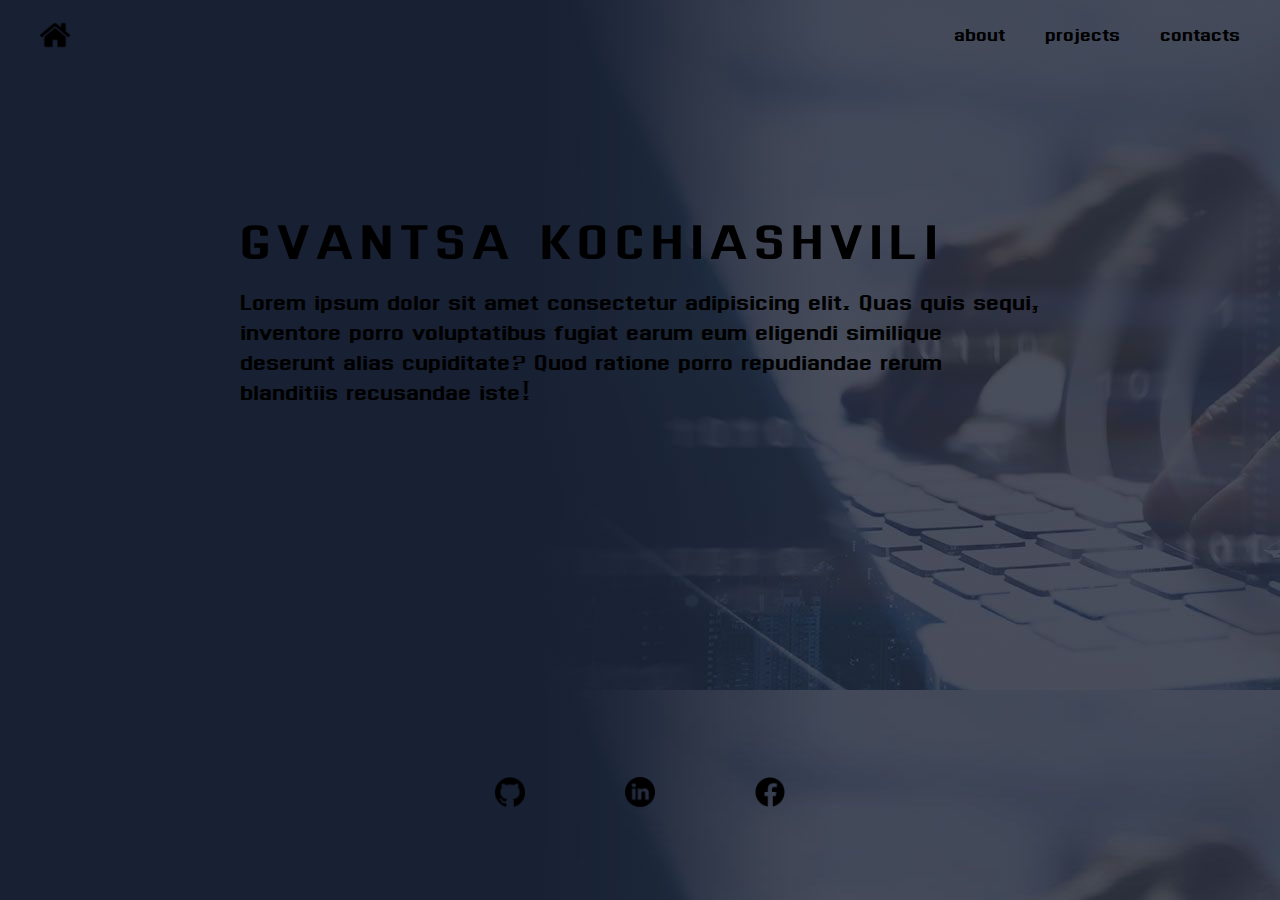
<file: index.html>
<!DOCTYPE html>
<html lang="en">

<head>
    <meta charset="utf-8">
    <link rel="stylesheet" href="./reset.css">
    <link rel="stylesheet" href="./style.css">

</head>

<body>
    <header>
        <a href="#" class="home">
            <img src="./img/home.png" alt="home" class="home">
        </a>
        <ul class="info-section">
            <li>
                <a href="#">about</a>
                <a href="./projects.html">projects</a>
                <a href="#">contacts</a>
            </li>
        </ul>
    </header>
    <!-- <img src="./img/background.png" alt="background" class="background-img"> -->
    <div class="introduction">
        <h1>GVANTSA KOCHIASHVILI</h1>
        <p>Lorem ipsum dolor sit amet consectetur adipisicing elit. Quas quis sequi, inventore porro voluptatibus fugiat
            earum eum eligendi similique deserunt alias cupiditate? Quod ratione porro repudiandae rerum blanditiis
            recusandae iste!</p>
    </div>
    <footer>
        <a href="https://github.com/g-kochiashvili"><img src="./img/github-logo.png" alt="GitHub"></a>
        <a href="https://www.linkedin.com/in/gvantsa-kochiashvili-079652262/"><img src="./img/linkedin.png"
                alt="LinkedIn"></a>
        <a href="https://www.facebook.com/gvanca.qochiashvili"><img src="./img/facebook.png" alt="Facebook"></a>
    </footer>
</body>

</html>
</file>
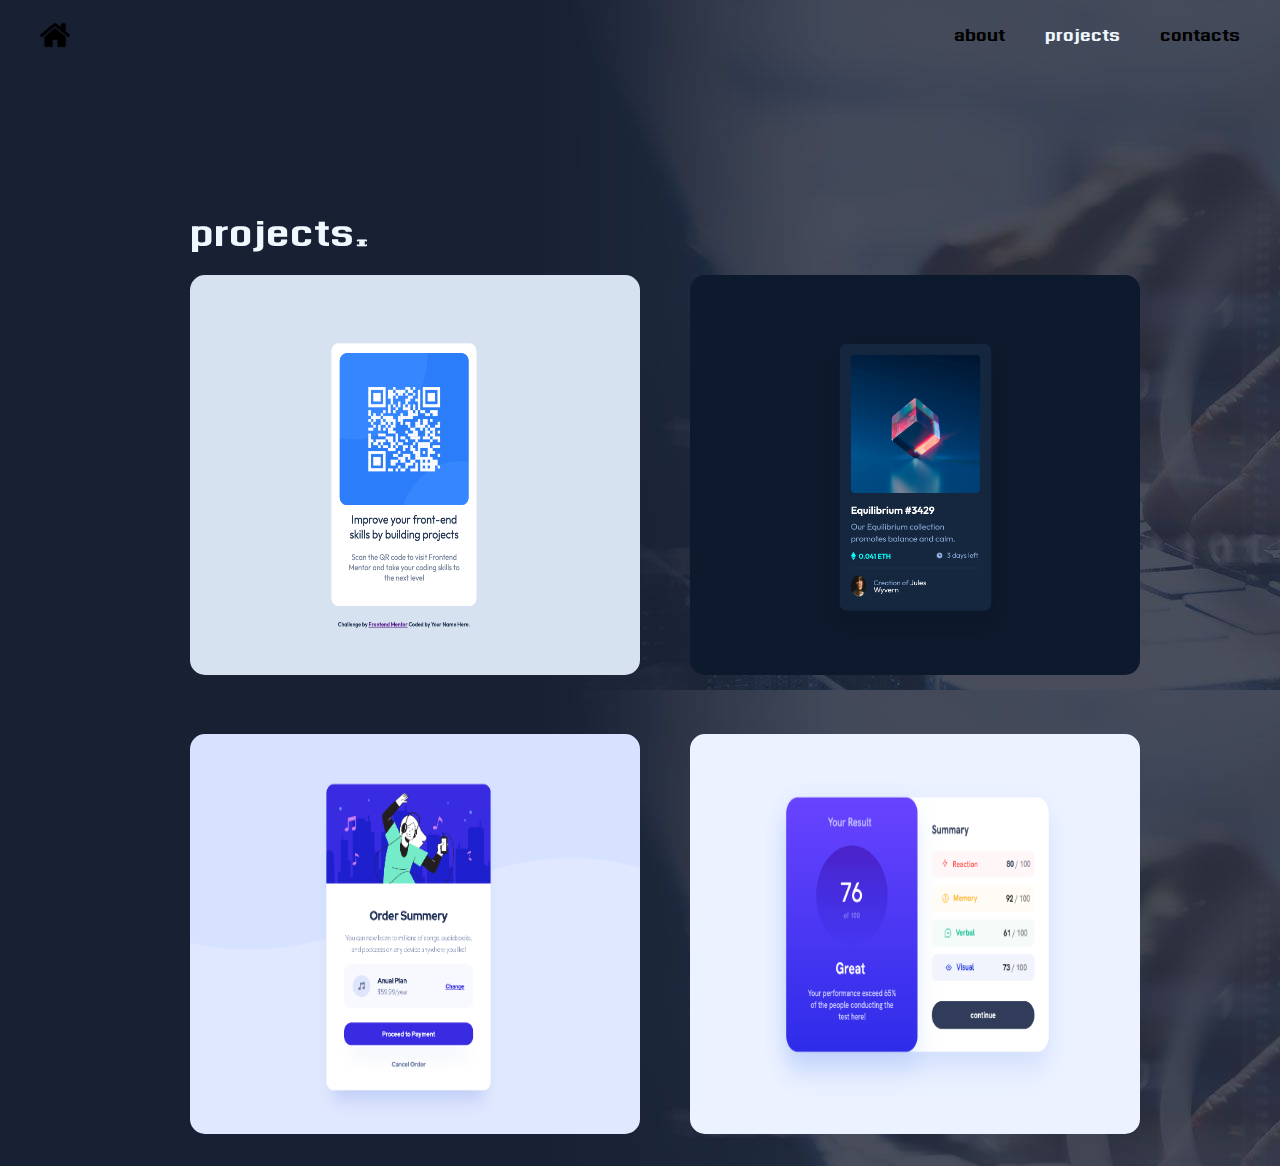
<file: projects.html>
<!DOCTYPE html>
<html lang="en">

<head>
    <meta charset="utf-8">
    <link rel="stylesheet" href="./reset.css">
    <link rel="stylesheet" href="./style.css">
</head>

<body>
    <!-- <img src="./img/background.png" alt="background" class="background-img"> -->
    <!-- <img src="./img/background.png" alt="background" class="background-img2"> -->

    <header>
        <a href="./index.html" class="home">
            <img src="./img/home.png" alt="home" class="home">
        </a>
        <ul class="info-section">
            <li>
                <a href="#">about</a>
                <a href="./projects.html" id="projects">projects</a>
                <a href="#">contacts</a>
            </li>
        </ul>
    </header>
    <div class="main-div">
        <h1 class="title">projects.</h1>

        <div class="projects">
            <div class="QR_code project"><a href="https://qr-code-github-io-fawn.vercel.app/">
                    <img src="./img/QR_code.png" alt="QR_code">
                    <div class="QR_code_Dive">HTML+CSS</div>
                </a></div>
            <div class="NFT_card project"><a href="https://nft-card-seven-kappa.vercel.app/"><img
                        src="./img/NFT_card.png" alt="NFT card"></a></div>
            <div class="order_summer_component project"><a href="https://order-summery-component-seven.vercel.app/"><img
                        src="./img/order-summer-component.png" alt=""></a></div>
            <div class="result_summer_component project"><a
                    href="https://result-summery-component-theta.vercel.app/"><img
                        src="./img/result-summer-component.png" alt=""></a></div>
        </div>

    </div>
</body>

</html>
</file>
<file: style.css>
@import url('https://fonts.googleapis.com/css2?family=Dhurjati&family=Hanken+Grotesk:wght@500&display=swap');

body {
    overflow: hidden;
    display: flex;
    justify-content: center;
    /* align-items: center; */
    width: 100%;
    font-family: 'Dhurjati', sans-serif;
    height: 100vh;
    overflow: scroll;
    background-image: url(./img/backgroundimg.jpeg);
}

header {
    position: absolute;
    width: 100%;
    display: flex;
    justify-content: space-between;
    padding: 20px 40px;
    color: black;
    z-index: 2;
}

.home {
    width: 30px;
}

li {
    float: left;
    font-size: 25px;
    display: flex;
    gap: 40px;
}

li a {
    text-decoration: none;
    color: black;

}

/* .background-img {
    width: 100%;
    height: 100vh;
    opacity: 0.5;
    z-index: 0;
    height: 100%;
} */


.introduction {
    z-index: 2;
    position: absolute;
    margin-top: 200px;
    /* align-self: flex-start; */

}

.introduction h1 {
    letter-spacing: 6px;
    font-size: 70px;
}

.introduction p {
    margin-top: 15px;
    font-size: 30px;
    width: 800px;
}

footer {
    width: 100%;
    height: 100vh;
    position: absolute;
    z-index: 1;
    display: flex;
    justify-content: center;
    align-items: flex-end;
    padding: 90px;
    gap: 100px
}

footer img {
    width: 30px;
}

#projects {
    color: aliceblue;
}

.main-div {
    position: absolute;
    width: 900px;
    margin: 200px 100px;
    font-size: 55px;
}

.project img,
.QR_code_Dive {
    width: 450px;
    height: 400px;
    border-radius: 15px;
}

.projects {
    display: grid;
    grid-column: 2;
    grid-template-columns: auto auto;
    gap: 50px;
    margin-top: 20px;
}

.main-div h1 {
    color: aliceblue;
}

.QR_code_Dive {
    position: absolute;
    display: none;
    background-color: rgba(187, 221, 219, 0.5);
    color: rgba(24, 25, 25, 0.631);

}

.QR_code:hover .QR_code_Dive {
    display: flex;
    justify-content: center;
    align-items: flex-end;
}

.QR_code a {
    display: flex;
    align-items: center;
    justify-content: center;

}
</file>
